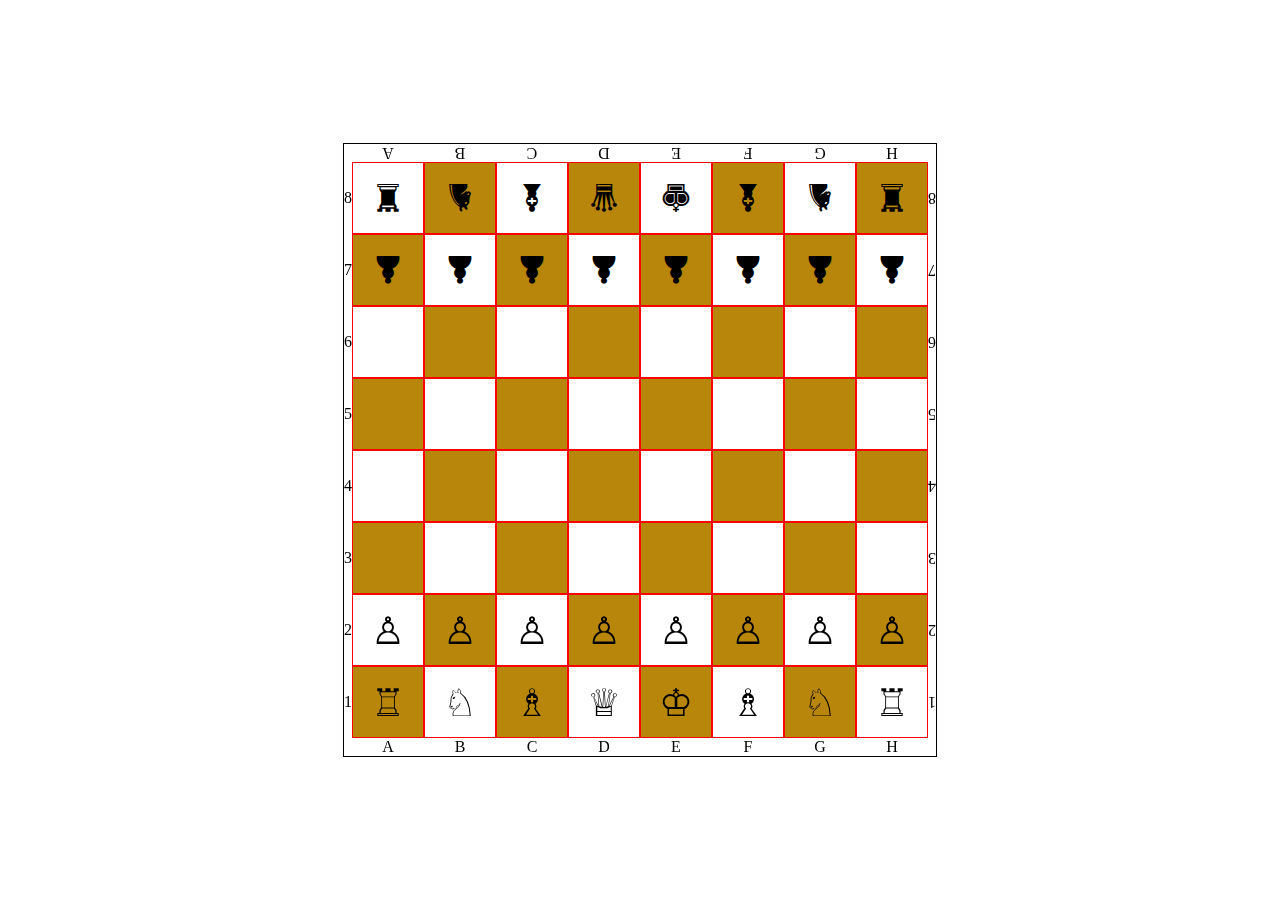
<file: Lesson5/index.html>
<!DOCTYPE html>
<html lang="en" dir="ltr">

<head>
  <meta charset="utf-8">
  <meta name="viewport" content="width=device-width, initial-scale=1.0">
  <title></title>
  <link rel=" stylesheet" href="style.css">
</head>

<body>

  <div id="divContainer" class="block">
    
    <table id="table"> 
    </table> 

  </div>  

  <script src="task1.js"></script>
  ​
</body>

</html>
</file>
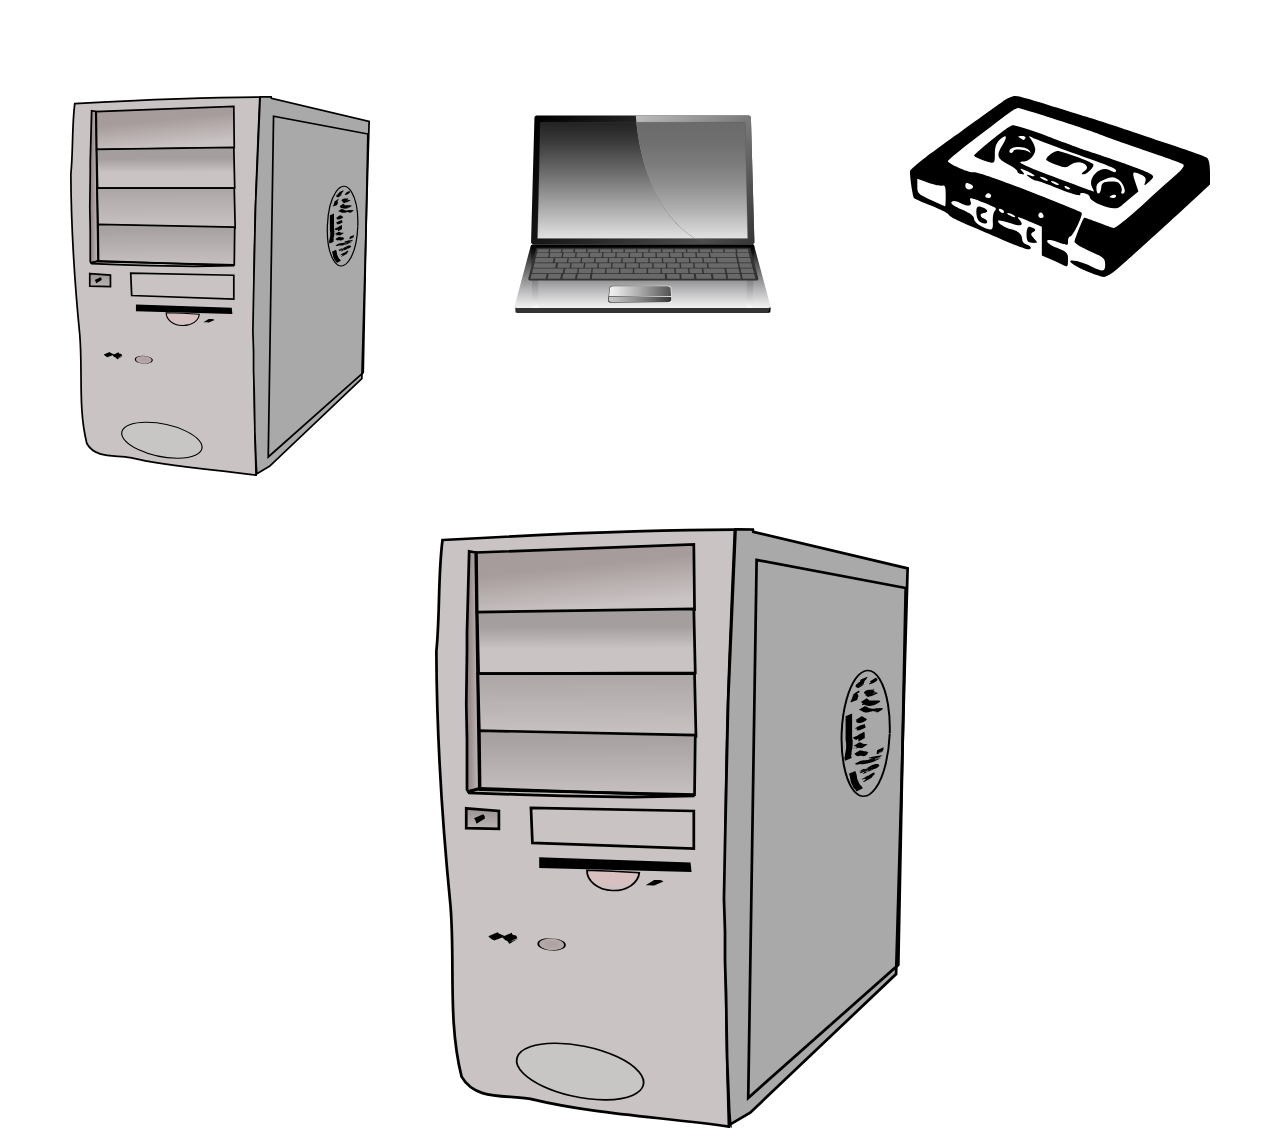
<file: Lesson6/Task1/index.html>
<!DOCTYPE html>
<html lang="en" dir="ltr">

<head>
  <meta charset="utf-8">
  <meta name="viewport" content="width=device-width, initial-scale=1.0">
  <title>index</title>
  <link rel=" stylesheet" href="style.css">

  <script>
      
    function changeBigPicture(Ind){
      var bigPhoto = document.getElementById("bigPhotoID");
      bigPhoto.src = 'Big/' + Ind + '.svg';
      

      bigPhoto.onerror = function() {
        alert("Ошибка во время загрузки изображения. Попытаемся исправить");
        bigPhoto.src = 'Big/' + '3' + '.svg';
      };
    }


  </script>

</head>

<body>

  <div class="our_finished_project container">


    <div class="our_finished_project_parent">
      <div class="our_finished_project_item">
        <img onclick="changeBigPicture(1)" class="our_finished_project_img" src="Small/1.svg" alt="photo 1">
      </div>
      <div class="our_finished_project_item">
        <img onclick="changeBigPicture(2)" class="our_finished_project_img" src="Small/2.svg" alt="photo 2">
      </div>
      <div class="our_finished_project_item">
        <!-- Генерируем ошибку (файл с имененем 4.svg отсутствует) -->
        <img onclick="changeBigPicture(4)" class="our_finished_project_img" src="Small/3.svg" alt="photo 3">
      </div>
    </div>

    
    <div class="wrapper exmp3">
        <img id = "bigPhotoID" src="Big/1.svg" alt="photo 1">
    </div>

  </div> 

    
</body>

</html>
</file>
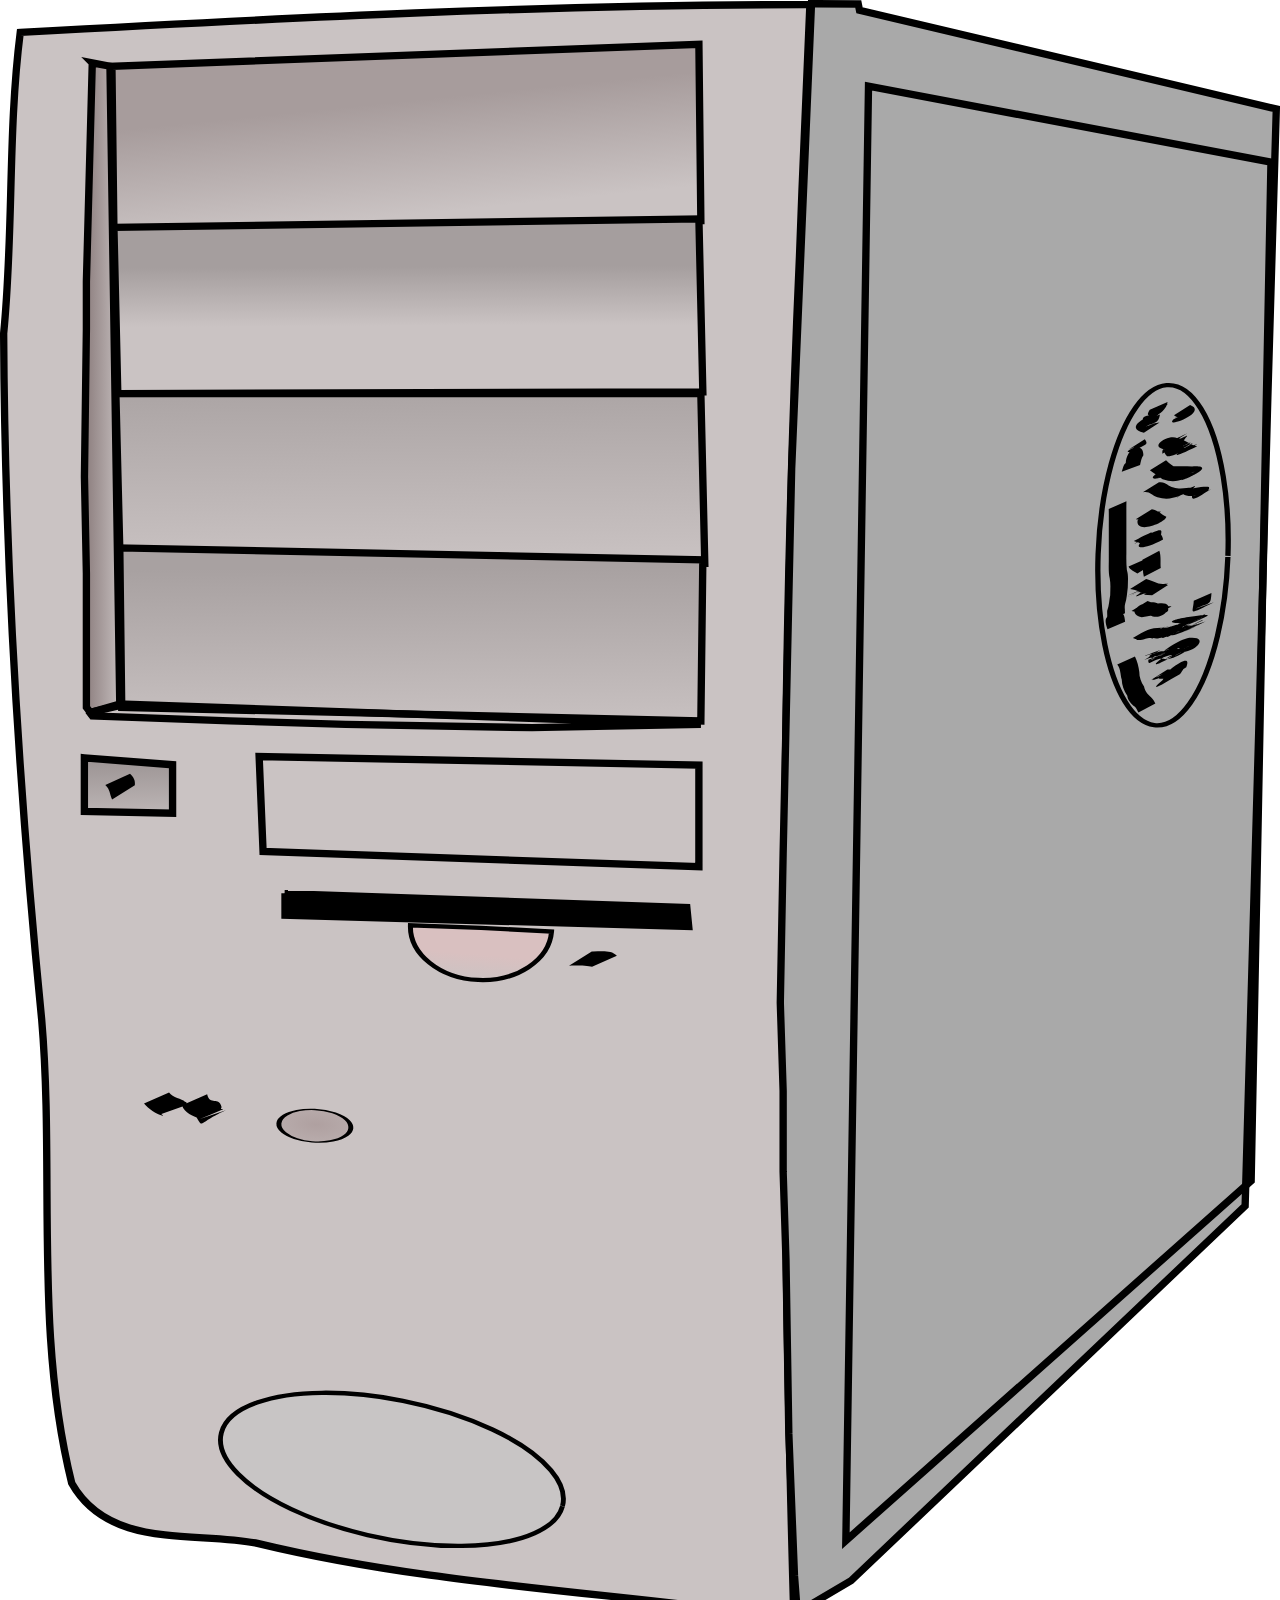
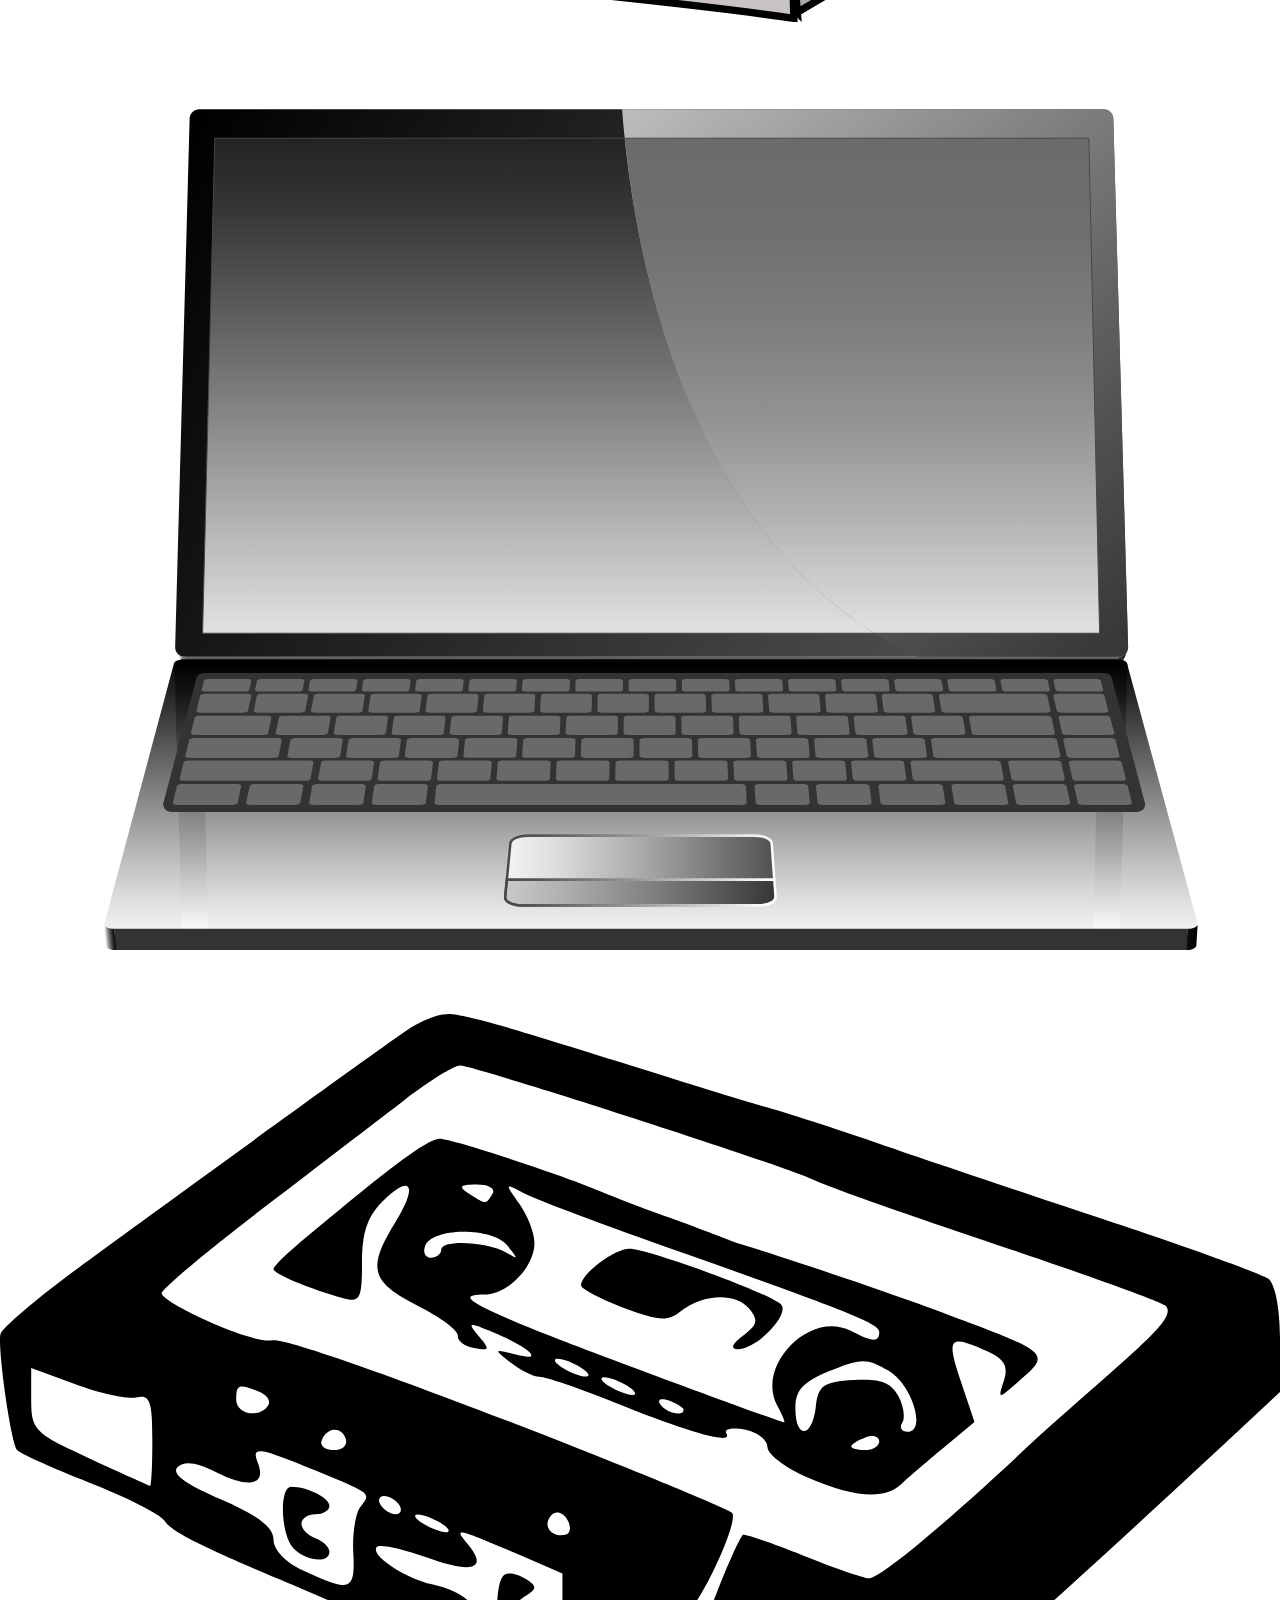
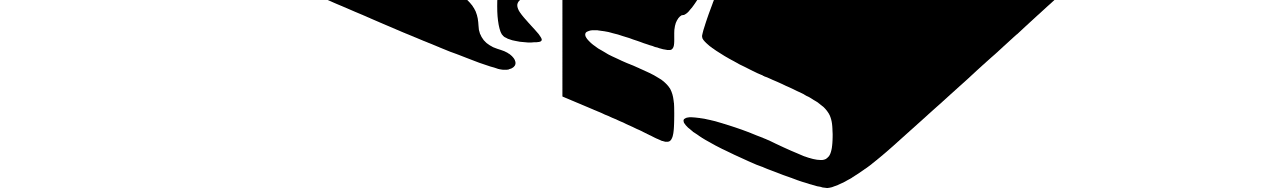
<file: Lesson6/Task1/index — копия.html>
<!DOCTYPE html>
<html lang="en" dir="ltr">

<head>
  <meta charset="utf-8">
  <meta name="viewport" content="width=device-width, initial-scale=1.0">
  <title>index</title>
  <link rel=" stylesheet" href="style.css">

  <script>
    
    function​ init1​() {
      ​var​ images ​=​ document​.​getElementsByTagName​(​"img"​);
      ​for​ ​(​var​ i ​=​ ​0​;​ i ​<​ images​.​length​;​ i​++)​ {
      images​[​i​].​onclick ​=​ changeBigPicture;
      }
    }
    
    function​ changeBigPicture​(​eventObj​) {
      alert("qqqqqqqqqqqqqq");​
      var​ appDiv ​=​ document​.​getElementById​(​"big_picture"​);
      appDiv​.​innerHTML ​=​ ​"";
      ​var​ eventElement ​=​ eventObj​.​target;
      ​var​ imageNameParts ​=​ eventElement​.​id​.​split​(​"_"​);
      ​var​ src ​=​ ​"Big/"​ ​+​ imageNameParts​[​1​]​ ​+​ ​".svg";
      ​var​ imageDomElement ​=​ document​.​createElement​(​"img"​);
      imageDomElement​.​src ​=​ src;
      appDiv​.​appendChild​(​imageDomElement​);
    }
    
    window​.​onload ​=​ init1;

    // function changeBigPicture(Ind){
      // var​ images ​=​ document​.​getElementsByTagName​(​"img"​);
      // for​ ​(​var​ i ​=​ ​0​;​ i ​<​ images​.​length​;​ i​++)​ {
      // images​[​i​].​onclick ​=​ changeBigPicture;

    //   var bigPhoto = document.getElementById("bigPhotoID");
    //   bigPhoto.src = 'Big/' + Ind + '.svg';

    //   bigPhoto. onerror = function() {
    //   alert("Error loading " + this.src); // Ошибка загрузки https://example.com/404.js
    // };  
    
    // function changeBigPicture(Ind){
    //   var bigPhoto = document.getElementById("bigPhotoID");
    //   bigPhoto.src = 'Big/' + Ind + '.svg';
    // }

  </script>

</head>

<body>
  <div id="big_picture">
    
  </div>

  ​<div​ id="gallery">
    <img onclick="changeBigPicture()​" ​id="image_1" src="Small/1.svg" alt="photo 1">
    <img ​id="image_2" src="Small/2.svg" alt="photo 2">
    <img ​id="image_3" src="Small/3.svg" alt="photo 3">
  ​</div>

  <!-- <div class="our_finished_project container">


    <div class="our_finished_project_parent">
      <div class="our_finished_project_item">
        <img onclick="changeBigPicture()" class="our_finished_project_img" src="Small/1.svg" alt="photo 1">
      </div>
      <div class="our_finished_project_item">
        <img onclick="changeBigPicture()" class="our_finished_project_img" src="Small/2.svg" alt="photo 2">
      </div>
      <div class="our_finished_project_item">
        <img onclick="changeBigPicture(forInicialError)" class="our_finished_project_img" src="Small/3.svg" alt="photo 3">
      </div>
    </div>

    
    <div class="wrapper exmp3">
        <img id = "bigPhotoID" src="Big/1.svg" alt="photo 1">
    </div>

  </div> -->



</body>

</html>



<!--

 -->
</file>
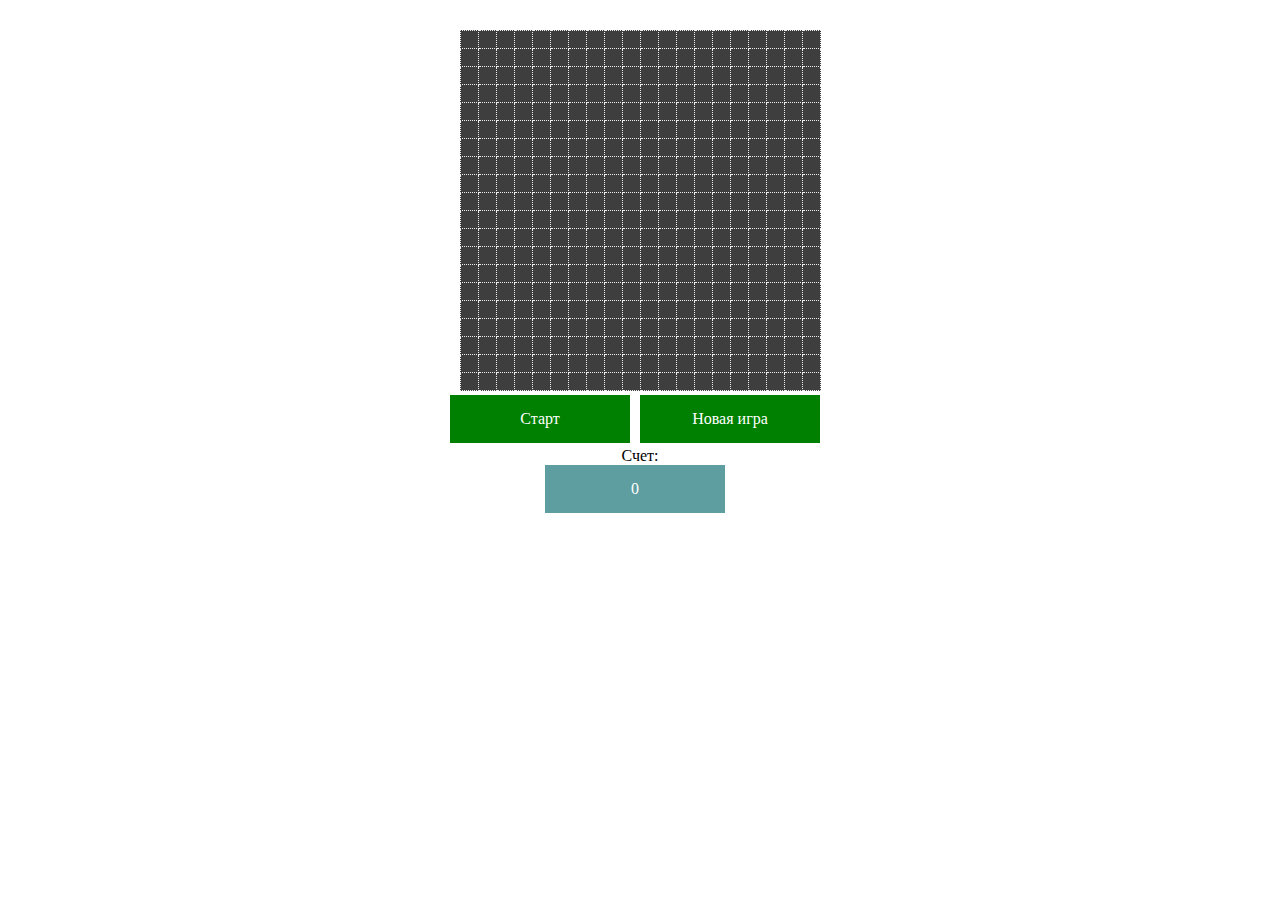
<file: Lesson7/Snake/lesson7.html>
<!DOCTYPE html>
<html lang="en">
<head>
    <meta charset="UTF-8">
    <title>Snake</title>
    <link rel="stylesheet" href="lesson7.css">
    <script src="lesson7.js"></script>
</head>
<body>
<div class="wrap">
    <div id="snake-field"></div>

    <div class="buttons">
        <div id="snake-start">Старт</div>
        <div id="snake-renew">Новая игра</div>
    </div>
    
    <div class="Scores">
        <div id="ScoreName">Счет: </div>
        <div id="ScoreTag">0</div>
    </div>
   
</div>
</body>
</html>
</file>
<file: Lesson5/style.css>
* {
    margin: 0;
    padding: 0;
  }
  
.block { 
    width: 100%;
    height: 100%;
    position: fixed;
    top: 0;
    left: 0;
    display: flex;
    align-items: center;
    align-content: center; 
    justify-content: center; 
    overflow: auto; 

}
  table {
    border-spacing: 0;
    border: 1px solid black;
    margin: 20px 20px;
  }
  
  .black {
    width: 70px;
    height: 70px;
    background: darkgoldenrod;
    border: solid 1px red;
    text-align: center;
    font-size: 3vw;
  }
  
  .white {
    width: 70px;
    height: 70px;
    background: white;
    border: solid 1px red;
    text-align: center;
    font-size: 3vw;
  }

  .letter {
    text-align: center;
  }
  
  .rotate {
    text-align: center;
    transform: rotate(-180deg);
  }
</file>
<file: Lesson6/Task1/style.css>
* {
    margin: 0;
    padding: 0;
}
 

.container {
    max-width: 1140px;
    margin: 0 auto;
}


.our_finished_project {
    padding-top: 64px;

}

.our_finished_project_img {
    width: 100%;
}

.our_finished_project_item {
    /* position: relative; */
    /* flex-grow: 1; */
    margin-bottom: 32px;
}


.our_finished_project_parent {
    display: flex;
    justify-content: space-between;
    margin-top: 32px;
}

.wrapper {
	width: 100%;
	height: 600px;
	margin: 1em 2em;
	float: left;
  }  

.exmp3 {
	overflow: hidden;
	display: flex;
	justify-content: center;
}
</file>
<file: Lesson7/Snake/lesson7.css>
#snake-field{
    display: inline-block;
}
#snake-renew,#snake-start{
    width: 150px;
    padding: 15px;
    color: white;
    background-color: green;
    text-align: center;
    cursor: pointer;
    float: left;
    margin-right: 10px;
}
.game-table{
    border-collapse: collapse;
    background-color: #3e3e3e;
}
td.game-table-cell{
    width: 15px;
    height: 15px;
    border: 1px dotted #eee;
}
.snake-unit{
    background-color: white;
}
.food-unit{
    background-color: red;
}
.buttons{
    display: inline-block;
}
.wrap{
    margin: 30px auto 0;
    text-align: center;
}

.Scores{
    display: inline-block;
}

#ScoreTag{
    width: 150px;
    padding: 15px;
    color: white;
    background-color: cadetblue;
    text-align: center;
    cursor: pointer;
    float: left;
    margin-right: 10px;
}

.barrier-unit{
    background-color: moccasin;
}
</file>
